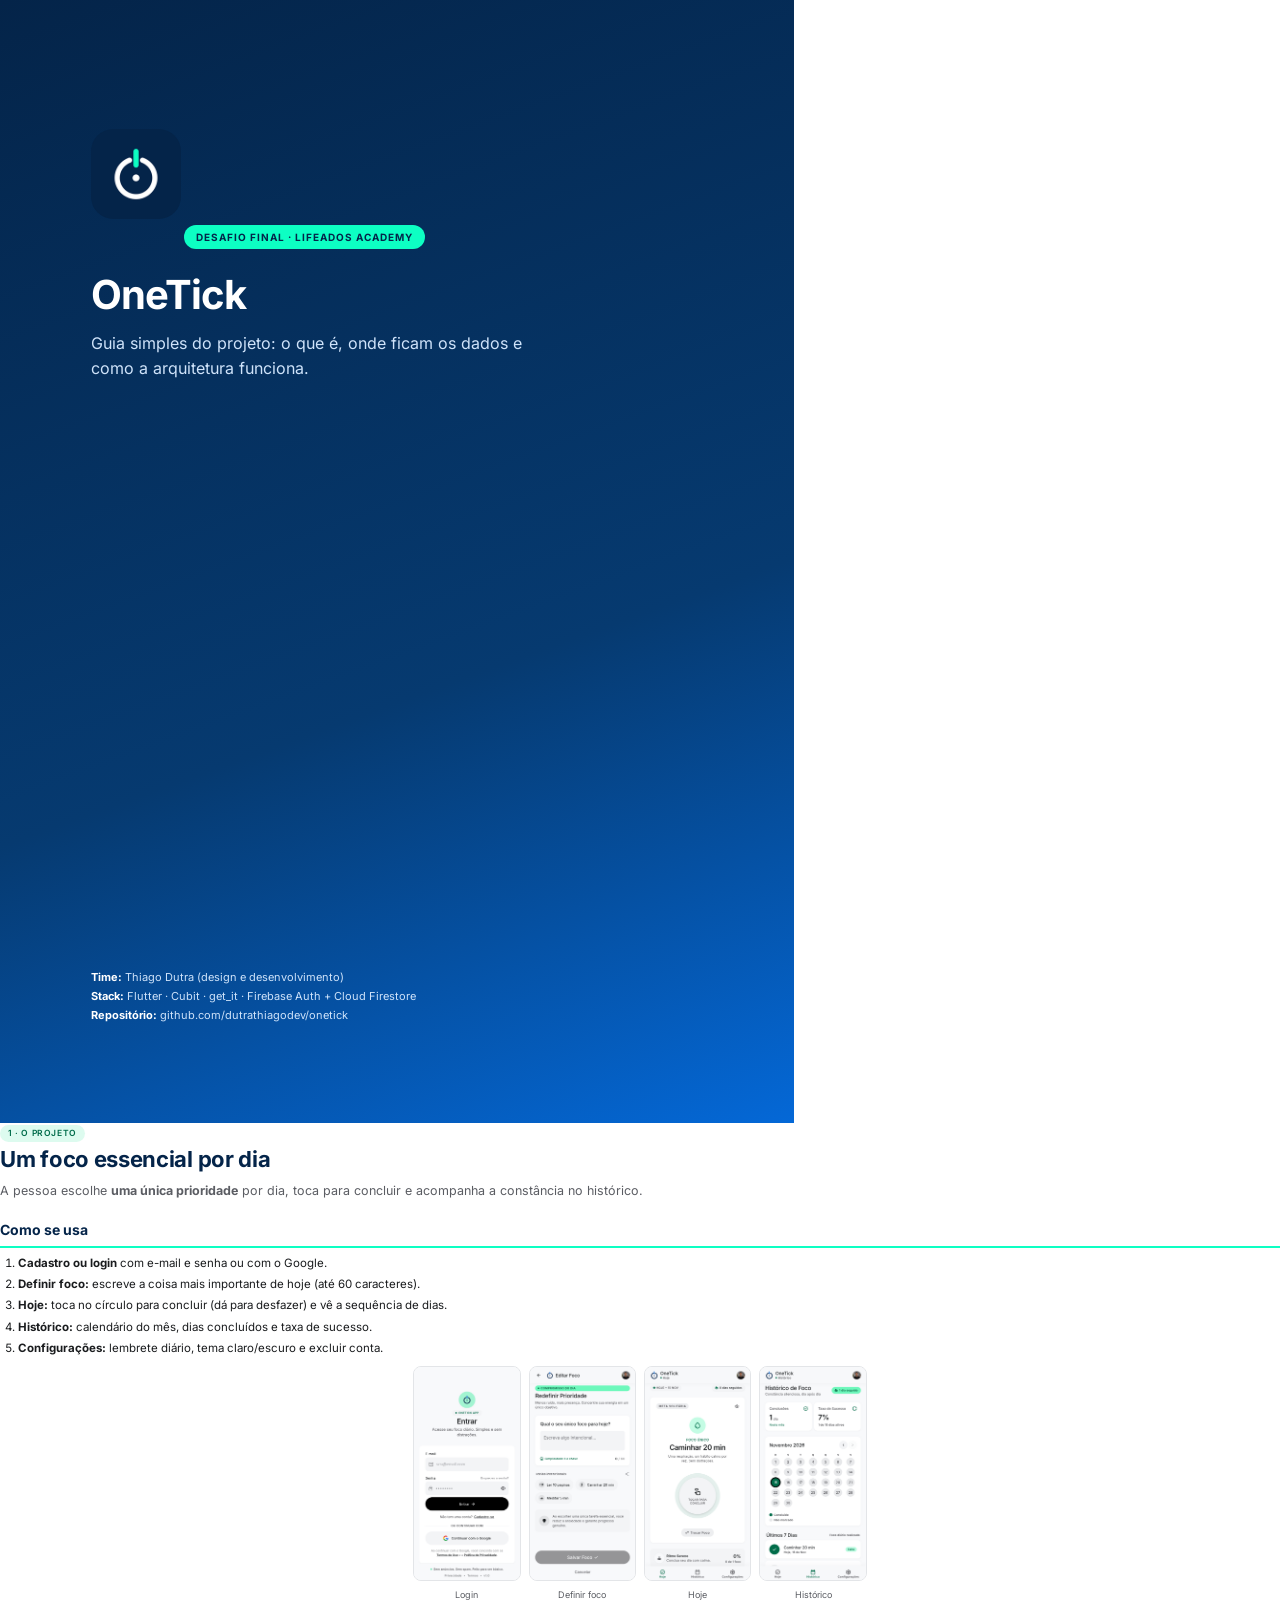
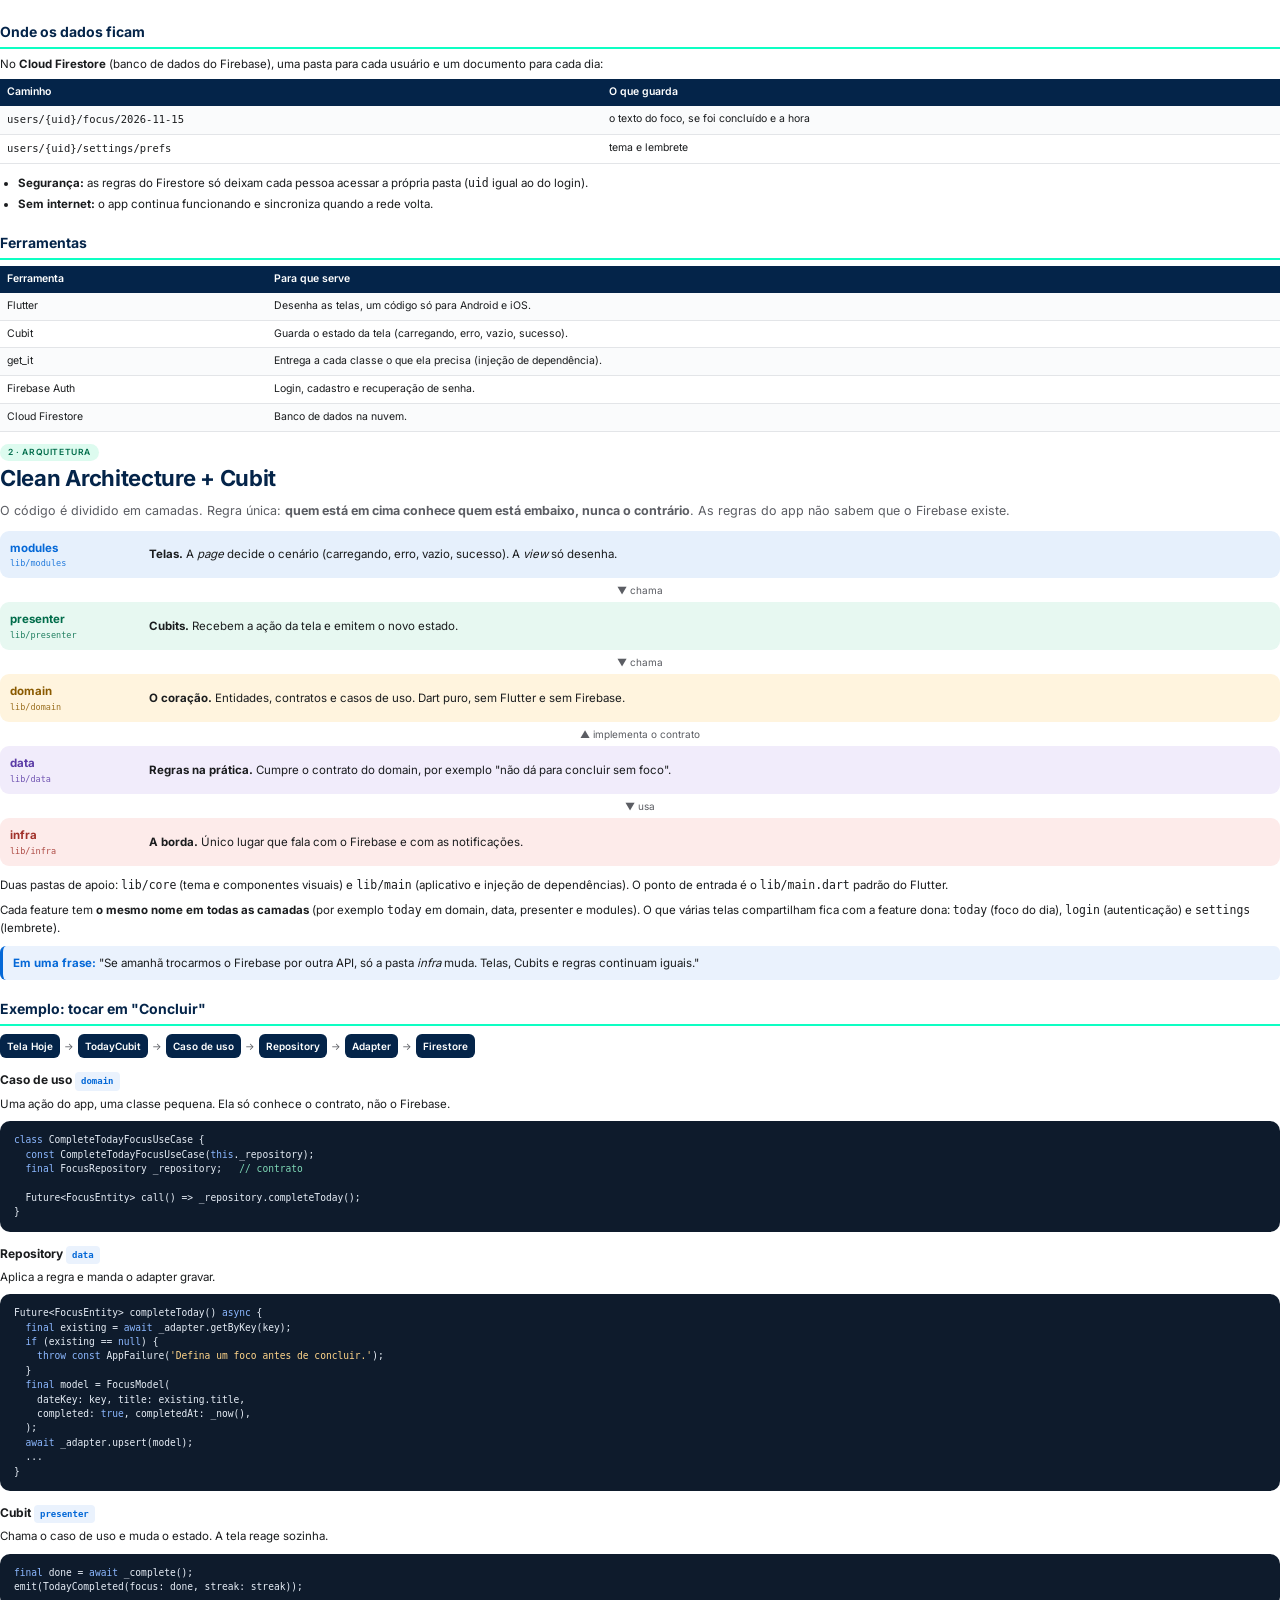
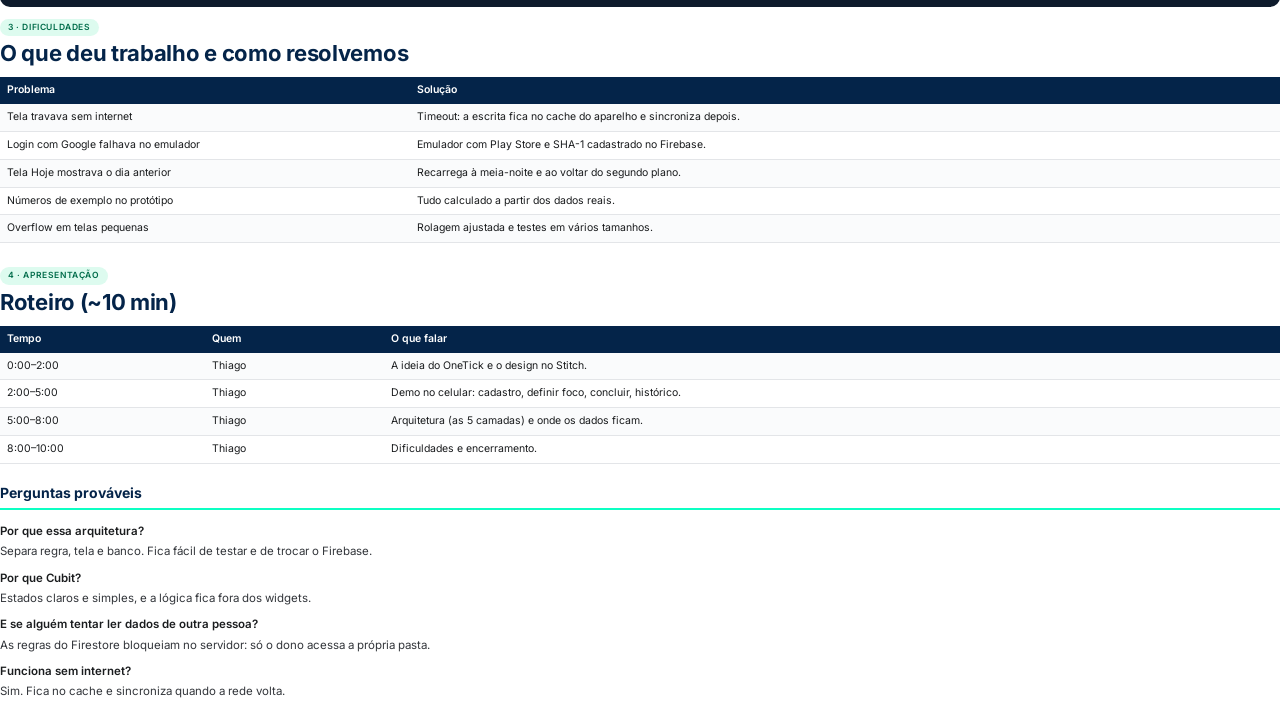
<file: docs/apresentacao/src/guia.html>
<!doctype html>
<html lang="pt-BR">
<head>
<meta charset="utf-8">
<title>OneTick — Guia do Projeto</title>
<link rel="stylesheet" href="base.css">
<style>
  @page { size: A4; margin: 16mm 15mm 16mm 15mm; }
  @page cover { margin: 0; }
  h3, h3 + p { break-after: avoid; }
  h2 { break-after: avoid; }
  body { font-size: 11.5px; line-height: 1.6; }
  h1 { font-size: 22px; color: var(--navy); margin: 0 0 4px; letter-spacing: -0.3px; }
  h2 { font-size: 14px; color: var(--navy); margin: 18px 0 6px; padding-bottom: 4px; border-bottom: 2px solid var(--mint); }
  h3 { font-size: 12px; color: var(--ink); margin: 12px 0 4px; }
  p { margin: 4px 0 6px; }
  ul, ol { margin: 4px 0 8px; padding-left: 18px; }
  li { margin: 3px 0; }
  .section { break-before: page; }
  .lead { color: var(--muted); font-size: 12.5px; }
  .tag { display: inline-block; font-size: 8.5px; font-weight: 600; letter-spacing: .6px; color: var(--green); background: #DDFBEF; padding: 2px 8px; border-radius: 99px; text-transform: uppercase; }
  .tip { background: #EAF2FD; border-left: 3px solid var(--blue); border-radius: 6px; padding: 8px 10px; margin: 8px 0; break-inside: avoid; }
  .tip b { color: var(--blue); }
  table { width: 100%; border-collapse: collapse; margin: 6px 0 10px; font-size: 10.5px; break-inside: avoid; }
  th { text-align: left; background: var(--navy); color: #fff; font-weight: 600; padding: 5px 7px; }
  td { padding: 5px 7px; border-bottom: 1px solid var(--line); vertical-align: top; }
  tr:nth-child(even) td { background: #FAFBFC; }

  .cover { page: cover; width: 210mm; height: 297mm; display: flex; flex-direction: column; justify-content: space-between; background: linear-gradient(160deg, #042449 0%, #063a70 60%, #0468D7 100%); color: #fff; padding: 34mm 24mm 26mm; }
  .cover h1 { color: #fff; font-size: 40px; letter-spacing: -1px; }
  .cover .sub { font-size: 16px; color: #CFE3FA; max-width: 120mm; }
  .cover .pill { display: inline-block; background: var(--mint); color: var(--navy); font-weight: 700; font-size: 10px; letter-spacing: 1px; padding: 4px 12px; border-radius: 99px; margin-bottom: 14px; }
  .cover img.logo { width: 90px; height: 90px; border-radius: 22px; margin-bottom: 22px; }
  .cover .meta { font-size: 11px; color: #CFE3FA; line-height: 1.7; }
  .cover .meta b { color: #fff; }

  .screens { display: grid; grid-template-columns: repeat(4, 1fr); gap: 8px; margin: 8px auto; width: 120mm; }
  .screens figure { margin: 0; text-align: center; }
  .screens img { width: 100%; border-radius: 8px; border: 1px solid var(--line); }
  .screens figcaption { font-size: 9px; color: var(--muted); margin-top: 2px; }

  .layers { display: grid; grid-template-columns: 1fr; gap: 6px; margin: 10px 0; }
  .layer { display: grid; grid-template-columns: 34mm 1fr; gap: 10px; align-items: center; border-radius: 9px; padding: 8px 10px; break-inside: avoid; }
  .layer .name { font-weight: 700; font-size: 11.5px; }
  .layer .name small { display: block; font-weight: 500; font-family: "DejaVu Sans Mono", monospace; font-size: 8.5px; opacity: .85; }
  .l1 { background: #E6F0FC; } .l1 .name { color: var(--blue); }
  .l2 { background: #E7F8F1; } .l2 .name { color: var(--green); }
  .l3 { background: #FFF4DE; } .l3 .name { color: #8A5A00; }
  .l4 { background: #F1ECFB; } .l4 .name { color: #5B3BA6; }
  .l5 { background: #FDEBEA; } .l5 .name { color: #A1312A; }
  .arrow { text-align: center; color: var(--muted); font-size: 10px; margin: -2px 0; }

  .flow { display: flex; flex-wrap: wrap; gap: 4px; align-items: center; margin: 8px 0; font-size: 10px; }
  .flow span.n { background: var(--navy); color: #fff; border-radius: 6px; padding: 4px 7px; font-weight: 600; }
  .flow span.a { color: var(--muted); }
  .qa dt { font-weight: 600; margin-top: 8px; }
  .qa dd { margin: 2px 0 4px 0; color: #33363b; }
</style>
</head>
<body>

<!-- CAPA -->
<div class="cover">
  <div>
    <img class="logo" src="../../../.github/images/icone.png" alt="">
    <div class="pill">DESAFIO FINAL · LIFEADOS ACADEMY</div>
    <h1>OneTick</h1>
    <p class="sub">Guia simples do projeto: o que é, onde ficam os dados e como a arquitetura funciona.</p>
  </div>
  <div class="meta">
    <b>Time:</b> Thiago Dutra (design e desenvolvimento)<br>
    <b>Stack:</b> Flutter · Cubit · get_it · Firebase Auth + Cloud Firestore<br>
    <b>Repositório:</b> github.com/dutrathiagodev/onetick
  </div>
</div>

<!-- 1 PROJETO -->
<div class="section">
<span class="tag">1 · O projeto</span>
<h1>Um foco essencial por dia</h1>
<p class="lead">A pessoa escolhe <b>uma única prioridade</b> por dia, toca para concluir e acompanha a constância no histórico.</p>

<h2>Como se usa</h2>
<ol>
  <li><b>Cadastro ou login</b> com e-mail e senha ou com o Google.</li>
  <li><b>Definir foco:</b> escreve a coisa mais importante de hoje (até 60 caracteres).</li>
  <li><b>Hoje:</b> toca no círculo para concluir (dá para desfazer) e vê a sequência de dias.</li>
  <li><b>Histórico:</b> calendário do mês, dias concluídos e taxa de sucesso.</li>
  <li><b>Configurações:</b> lembrete diário, tema claro/escuro e excluir conta.</li>
</ol>

<div class="screens">
  <figure><img src="../../../.github/images/emulador/05_login.png"><figcaption>Login</figcaption></figure>
  <figure><img src="../../../.github/images/emulador/06_define.png"><figcaption>Definir foco</figcaption></figure>
  <figure><img src="../../../.github/images/emulador/07_hoje.png"><figcaption>Hoje</figcaption></figure>
  <figure><img src="../../../.github/images/emulador/09_historico.png"><figcaption>Histórico</figcaption></figure>
</div>

<h2>Onde os dados ficam</h2>
<p>No <b>Cloud Firestore</b> (banco de dados do Firebase), uma pasta para cada usuário e um documento para cada dia:</p>
<table>
  <tr><th>Caminho</th><th>O que guarda</th></tr>
  <tr><td><code>users/{uid}/focus/2026-11-15</code></td><td>o texto do foco, se foi concluído e a hora</td></tr>
  <tr><td><code>users/{uid}/settings/prefs</code></td><td>tema e lembrete</td></tr>
</table>
<ul>
  <li><b>Segurança:</b> as regras do Firestore só deixam cada pessoa acessar a própria pasta (<code>uid</code> igual ao do login).</li>
  <li><b>Sem internet:</b> o app continua funcionando e sincroniza quando a rede volta.</li>
</ul>

<h2>Ferramentas</h2>
<table>
  <tr><th>Ferramenta</th><th>Para que serve</th></tr>
  <tr><td>Flutter</td><td>Desenha as telas, um código só para Android e iOS.</td></tr>
  <tr><td>Cubit</td><td>Guarda o estado da tela (carregando, erro, vazio, sucesso).</td></tr>
  <tr><td>get_it</td><td>Entrega a cada classe o que ela precisa (injeção de dependência).</td></tr>
  <tr><td>Firebase Auth</td><td>Login, cadastro e recuperação de senha.</td></tr>
  <tr><td>Cloud Firestore</td><td>Banco de dados na nuvem.</td></tr>
</table>
</div>

<!-- 2 ARQUITETURA -->
<div class="section">
<span class="tag">2 · Arquitetura</span>
<h1>Clean Architecture + Cubit</h1>
<p class="lead">O código é dividido em camadas. Regra única: <b>quem está em cima conhece quem está embaixo, nunca o contrário</b>. As regras do app não sabem que o Firebase existe.</p>

<div class="layers">
  <div class="layer l1"><div class="name">modules<small>lib/modules</small></div><div><b>Telas.</b> A <i>page</i> decide o cenário (carregando, erro, vazio, sucesso). A <i>view</i> só desenha.</div></div>
  <div class="arrow">▼ chama</div>
  <div class="layer l2"><div class="name">presenter<small>lib/presenter</small></div><div><b>Cubits.</b> Recebem a ação da tela e emitem o novo estado.</div></div>
  <div class="arrow">▼ chama</div>
  <div class="layer l3"><div class="name">domain<small>lib/domain</small></div><div><b>O coração.</b> Entidades, contratos e casos de uso. Dart puro, sem Flutter e sem Firebase.</div></div>
  <div class="arrow">▲ implementa o contrato</div>
  <div class="layer l4"><div class="name">data<small>lib/data</small></div><div><b>Regras na prática.</b> Cumpre o contrato do domain, por exemplo "não dá para concluir sem foco".</div></div>
  <div class="arrow">▼ usa</div>
  <div class="layer l5"><div class="name">infra<small>lib/infra</small></div><div><b>A borda.</b> Único lugar que fala com o Firebase e com as notificações.</div></div>
</div>

<p>Duas pastas de apoio: <code>lib/core</code> (tema e componentes visuais) e <code>lib/main</code> (aplicativo e injeção de dependências). O ponto de entrada é o <code>lib/main.dart</code> padrão do Flutter.</p>

<p>Cada feature tem <b>o mesmo nome em todas as camadas</b> (por exemplo <code>today</code> em domain, data, presenter e modules). O que várias telas compartilham fica com a feature dona: <code>today</code> (foco do dia), <code>login</code> (autenticação) e <code>settings</code> (lembrete).</p>

<div class="tip"><b>Em uma frase:</b> "Se amanhã trocarmos o Firebase por outra API, só a pasta <i>infra</i> muda. Telas, Cubits e regras continuam iguais."</div>

<h2>Exemplo: tocar em "Concluir"</h2>
<div class="flow">
  <span class="n">Tela Hoje</span><span class="a">→</span>
  <span class="n">TodayCubit</span><span class="a">→</span>
  <span class="n">Caso de uso</span><span class="a">→</span>
  <span class="n">Repository</span><span class="a">→</span>
  <span class="n">Adapter</span><span class="a">→</span>
  <span class="n">Firestore</span>
</div>

<h3>Caso de uso <span class="path">domain</span></h3>
<p>Uma ação do app, uma classe pequena. Ela só conhece o contrato, não o Firebase.</p>
<pre><span class="k">class</span> CompleteTodayFocusUseCase {
  <span class="k">const</span> CompleteTodayFocusUseCase(<span class="k">this</span>._repository);
  <span class="k">final</span> FocusRepository _repository;   <span class="c">// contrato</span>

  Future&lt;FocusEntity&gt; call() =&gt; _repository.completeToday();
}</pre>

<h3>Repository <span class="path">data</span></h3>
<p>Aplica a regra e manda o adapter gravar.</p>
<pre>Future&lt;FocusEntity&gt; completeToday() <span class="k">async</span> {
  <span class="k">final</span> existing = <span class="k">await</span> _adapter.getByKey(key);
  <span class="k">if</span> (existing == <span class="k">null</span>) {
    <span class="k">throw const</span> AppFailure(<span class="s">'Defina um foco antes de concluir.'</span>);
  }
  <span class="k">final</span> model = FocusModel(
    dateKey: key, title: existing.title,
    completed: <span class="k">true</span>, completedAt: _now(),
  );
  <span class="k">await</span> _adapter.upsert(model);
  ...
}</pre>

<h3>Cubit <span class="path">presenter</span></h3>
<p>Chama o caso de uso e muda o estado. A tela reage sozinha.</p>
<pre><span class="k">final</span> done = <span class="k">await</span> _complete();
emit(TodayCompleted(focus: done, streak: streak));</pre>
</div>

<!-- 3 DIFICULDADES -->
<div class="section">
<span class="tag">3 · Dificuldades</span>
<h1>O que deu trabalho e como resolvemos</h1>
<table>
  <tr><th style="width:32%">Problema</th><th>Solução</th></tr>
  <tr><td>Tela travava sem internet</td><td>Timeout: a escrita fica no cache do aparelho e sincroniza depois.</td></tr>
  <tr><td>Login com Google falhava no emulador</td><td>Emulador com Play Store e SHA-1 cadastrado no Firebase.</td></tr>
  <tr><td>Tela Hoje mostrava o dia anterior</td><td>Recarrega à meia-noite e ao voltar do segundo plano.</td></tr>
  <tr><td>Números de exemplo no protótipo</td><td>Tudo calculado a partir dos dados reais.</td></tr>
  <tr><td>Overflow em telas pequenas</td><td>Rolagem ajustada e testes em vários tamanhos.</td></tr>
</table>
</div>

<!-- 4 APRESENTAÇÃO -->
<div style="margin-top:22px">
<span class="tag">4 · Apresentação</span>
<h1>Roteiro (~10 min)</h1>
<table>
  <tr><th style="width:16%">Tempo</th><th style="width:14%">Quem</th><th>O que falar</th></tr>
  <tr><td>0:00–2:00</td><td>Thiago</td><td>A ideia do OneTick e o design no Stitch.</td></tr>
  <tr><td>2:00–5:00</td><td>Thiago</td><td>Demo no celular: cadastro, definir foco, concluir, histórico.</td></tr>
  <tr><td>5:00–8:00</td><td>Thiago</td><td>Arquitetura (as 5 camadas) e onde os dados ficam.</td></tr>
  <tr><td>8:00–10:00</td><td>Thiago</td><td>Dificuldades e encerramento.</td></tr>
</table>

<h2>Perguntas prováveis</h2>
<dl class="qa">
  <dt>Por que essa arquitetura?</dt>
  <dd>Separa regra, tela e banco. Fica fácil de testar e de trocar o Firebase.</dd>
  <dt>Por que Cubit?</dt>
  <dd>Estados claros e simples, e a lógica fica fora dos widgets.</dd>
  <dt>E se alguém tentar ler dados de outra pessoa?</dt>
  <dd>As regras do Firestore bloqueiam no servidor: só o dono acessa a própria pasta.</dd>
  <dt>Funciona sem internet?</dt>
  <dd>Sim. Fica no cache e sincroniza quando a rede volta.</dd>
</dl>
</div>

</body>
</html>
</file>
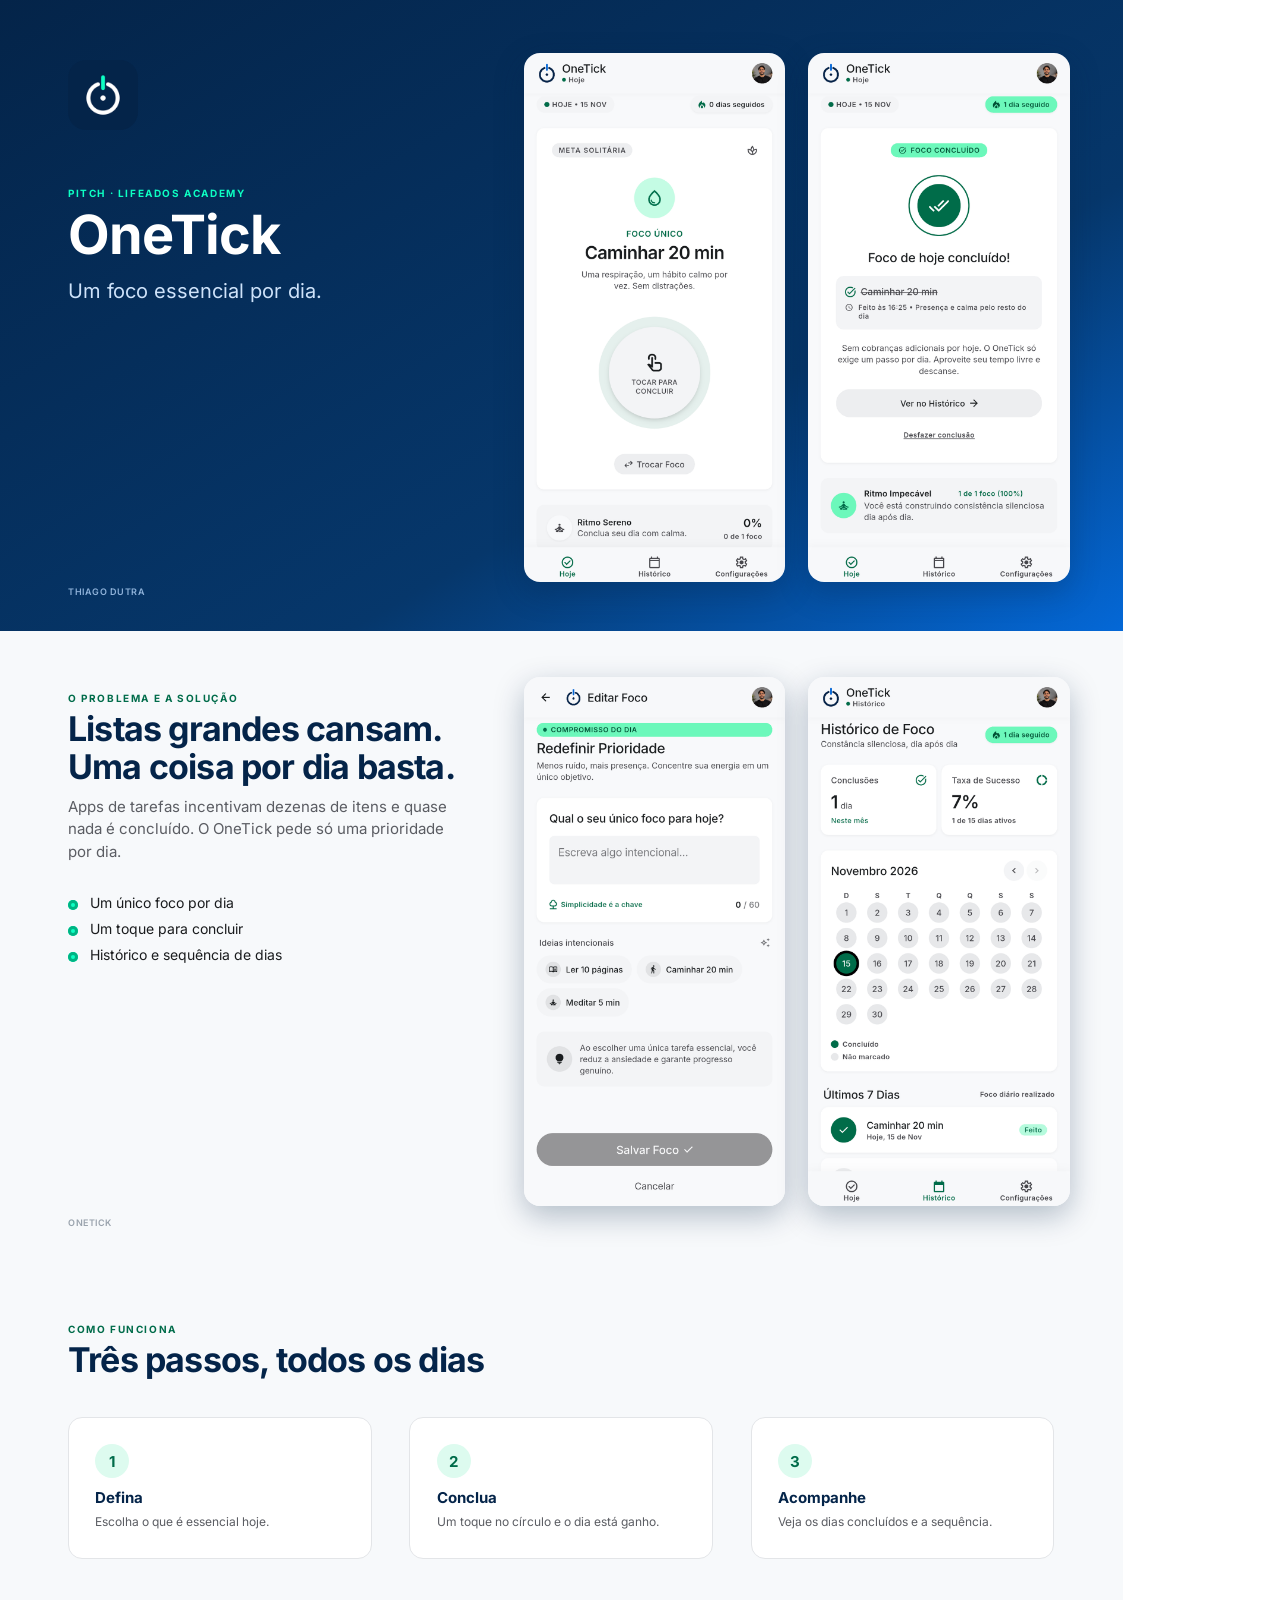
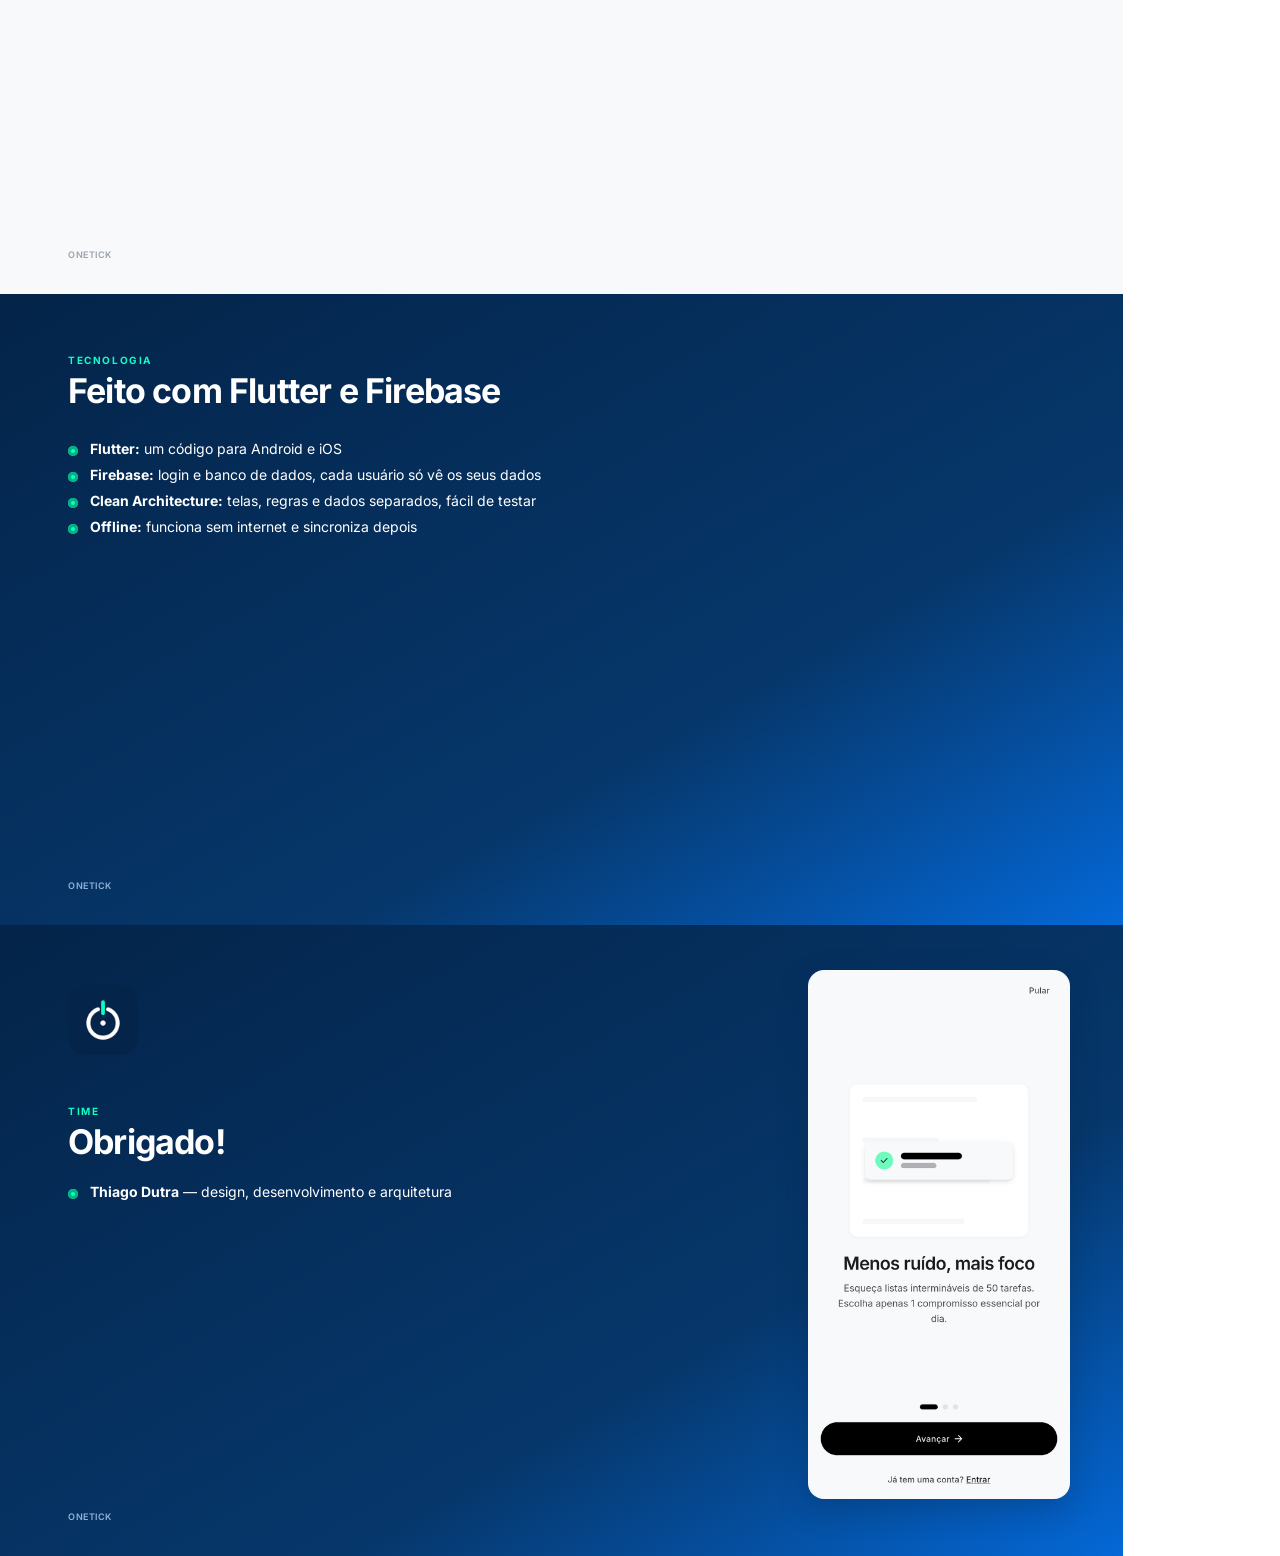
<file: docs/apresentacao/src/pitch.html>
<!doctype html>
<html lang="pt-BR">
<head>
<meta charset="utf-8">
<title>OneTick — Pitch</title>
<link rel="stylesheet" href="base.css">
<style>
  @page { size: 297mm 167mm; margin: 0; }
  .slide { width: 297mm; height: 167mm; position: relative; overflow: hidden; break-after: page; padding: 16mm 18mm; background: #F7F9FB; }
  .slide:last-child { break-after: auto; }
  .dark { background: linear-gradient(150deg, #042449 0%, #06376b 65%, #0468D7 100%); color: #fff; }
  .kicker { font-size: 10px; font-weight: 700; letter-spacing: 1.6px; color: var(--green); text-transform: uppercase; margin-bottom: 6px; }
  .dark .kicker { color: var(--mint); }
  h1 { font-size: 34px; line-height: 1.12; letter-spacing: -0.8px; margin: 0 0 10px; color: var(--navy); }
  .dark h1 { color: #fff; }
  p.big { font-size: 15px; line-height: 1.5; color: var(--muted); max-width: 150mm; margin: 0; }
  .dark p.big { color: #CFE3FA; }
  .num { position: absolute; right: 18mm; bottom: 9mm; font-size: 9px; color: #9aa3ad; }
  .brand { position: absolute; left: 18mm; bottom: 9mm; font-size: 9px; font-weight: 600; color: #9aa3ad; letter-spacing: .5px; }
  .dark .num, .dark .brand { color: #8fb2d9; }
  .cols { display: grid; gap: 10mm; margin-top: 10mm; }
  .c3 { grid-template-columns: repeat(3, 1fr); }
  .card { background: #fff; border: 1px solid var(--line); border-radius: 14px; padding: 7mm; }
  .card h3 { margin: 0 0 6px; font-size: 15px; color: var(--navy); }
  .card p { margin: 0; font-size: 12px; line-height: 1.5; color: var(--muted); }
  .badge { width: 34px; height: 34px; border-radius: 50%; background: #DDFBEF; color: var(--green); font-weight: 700; font-size: 15px; display: flex; align-items: center; justify-content: center; margin-bottom: 10px; }
  .phones { position: absolute; right: 14mm; top: 12mm; display: flex; gap: 6mm; }
  .phones img { height: 140mm; border-radius: 16px; box-shadow: 0 10px 30px rgba(4,36,73,.28); }
  ul.clean { list-style: none; padding: 0; margin: 8mm 0 0; }
  ul.clean li { font-size: 14px; margin: 0 0 9px; padding-left: 22px; position: relative; color: var(--ink); }
  ul.clean li::before { content: ""; position: absolute; left: 0; top: 6px; width: 10px; height: 10px; border-radius: 50%; background: var(--mint); box-shadow: inset 0 0 0 3px #00b383; }
  .dark ul.clean li { color: #fff; }
  .logo { width: 70px; height: 70px; border-radius: 18px; }
</style>
</head>
<body>

<!-- 1 capa -->
<section class="slide dark">
  <img class="logo" src="../../../.github/images/icone.png" alt="">
  <div style="margin-top: 14mm">
    <div class="kicker">Pitch · Lifeados Academy</div>
    <h1 style="font-size: 54px">OneTick</h1>
    <p class="big" style="font-size: 20px; max-width: 120mm">Um foco essencial por dia.</p>
  </div>
  <div class="phones" style="top: 14mm">
    <img src="../../../.github/images/emulador/07_hoje.png" alt="">
    <img src="../../../.github/images/emulador/08_concluido.png" alt="">
  </div>
  <div class="brand">THIAGO DUTRA</div>
</section>

<!-- 2 problema e solução -->
<section class="slide">
  <div class="kicker">O problema e a solução</div>
  <h1>Listas grandes cansam.<br>Uma coisa por dia basta.</h1>
  <p class="big" style="max-width: 105mm">Apps de tarefas incentivam dezenas de itens e quase nada é concluído. O OneTick pede só uma prioridade por dia.</p>
  <ul class="clean" style="max-width: 108mm">
    <li>Um único foco por dia</li>
    <li>Um toque para concluir</li>
    <li>Histórico e sequência de dias</li>
  </ul>
  <div class="phones">
    <img src="../../../.github/images/emulador/06_define.png" alt="">
    <img src="../../../.github/images/emulador/09_historico.png" alt="">
  </div>
  <div class="brand">ONETICK</div>
</section>

<!-- 3 como funciona -->
<section class="slide">
  <div class="kicker">Como funciona</div>
  <h1>Três passos, todos os dias</h1>
  <div class="cols c3">
    <div class="card"><div class="badge">1</div><h3>Defina</h3><p>Escolha o que é essencial hoje.</p></div>
    <div class="card"><div class="badge">2</div><h3>Conclua</h3><p>Um toque no círculo e o dia está ganho.</p></div>
    <div class="card"><div class="badge">3</div><h3>Acompanhe</h3><p>Veja os dias concluídos e a sequência.</p></div>
  </div>
  <div class="brand">ONETICK</div>
</section>

<!-- 4 tecnologia -->
<section class="slide dark">
  <div class="kicker">Tecnologia</div>
  <h1>Feito com Flutter e Firebase</h1>
  <ul class="clean" style="max-width: 170mm">
    <li><b>Flutter:</b> um código para Android e iOS</li>
    <li><b>Firebase:</b> login e banco de dados, cada usuário só vê os seus dados</li>
    <li><b>Clean Architecture:</b> telas, regras e dados separados, fácil de testar</li>
    <li><b>Offline:</b> funciona sem internet e sincroniza depois</li>
  </ul>
  <div class="brand">ONETICK</div>
</section>

<!-- 5 time -->
<section class="slide dark">
  <img class="logo" src="../../../.github/images/icone.png" alt="">
  <div style="margin-top: 12mm">
    <div class="kicker">Time</div>
    <h1>Obrigado!</h1>
    <ul class="clean" style="margin-top: 6mm">
      <li><b>Thiago Dutra</b> — design, desenvolvimento e arquitetura</li>
    </ul>
  </div>
  <div class="phones">
    <img src="../../../.github/images/emulador/01_onb1.png" alt="">
  </div>
  <div class="brand">ONETICK</div>
</section>

</body>
</html>
</file>
<file: docs/apresentacao/src/base.css>
@font-face { font-family: Inter; src: url(../../../assets/fonts/Inter-Regular.ttf); font-weight: 400; }
@font-face { font-family: Inter; src: url(../../../assets/fonts/Inter-Medium.ttf); font-weight: 500; }
@font-face { font-family: Inter; src: url(../../../assets/fonts/Inter-SemiBold.ttf); font-weight: 600; }
@font-face { font-family: Inter; src: url(../../../assets/fonts/Inter-Bold.ttf); font-weight: 700; }

:root {
  --navy: #042449;
  --blue: #0468D7;
  --mint: #0DFFC3;
  --green: #006C4A;
  --ink: #1A1C1E;
  --muted: #5B5D63;
  --line: #E3E5E8;
  --soft: #F4F6F8;
}

* { box-sizing: border-box; }
html, body { margin: 0; padding: 0; }
body {
  font-family: Inter, sans-serif;
  color: var(--ink);
  -webkit-print-color-adjust: exact;
  print-color-adjust: exact;
}

code, pre { font-family: "DejaVu Sans Mono", "Liberation Mono", monospace; }

pre {
  background: #0E1B2C;
  color: #E6EDF6;
  border-radius: 10px;
  padding: 12px 14px;
  font-size: 9.6px;
  line-height: 1.5;
  white-space: pre-wrap;
  word-break: break-word;
  margin: 8px 0 10px;
  break-inside: avoid;
}
pre .c { color: #7FD8B6; }   /* comment */
pre .k { color: #8CB8FF; }   /* keyword */
pre .s { color: #FFD58A; }   /* string */
pre .f { color: var(--mint); font-weight: 600; } /* highlight */

.path {
  display: inline-block;
  font-family: "DejaVu Sans Mono", monospace;
  font-size: 9px;
  color: var(--blue);
  background: #EAF2FD;
  border-radius: 4px;
  padding: 2px 6px;
}
</file>
